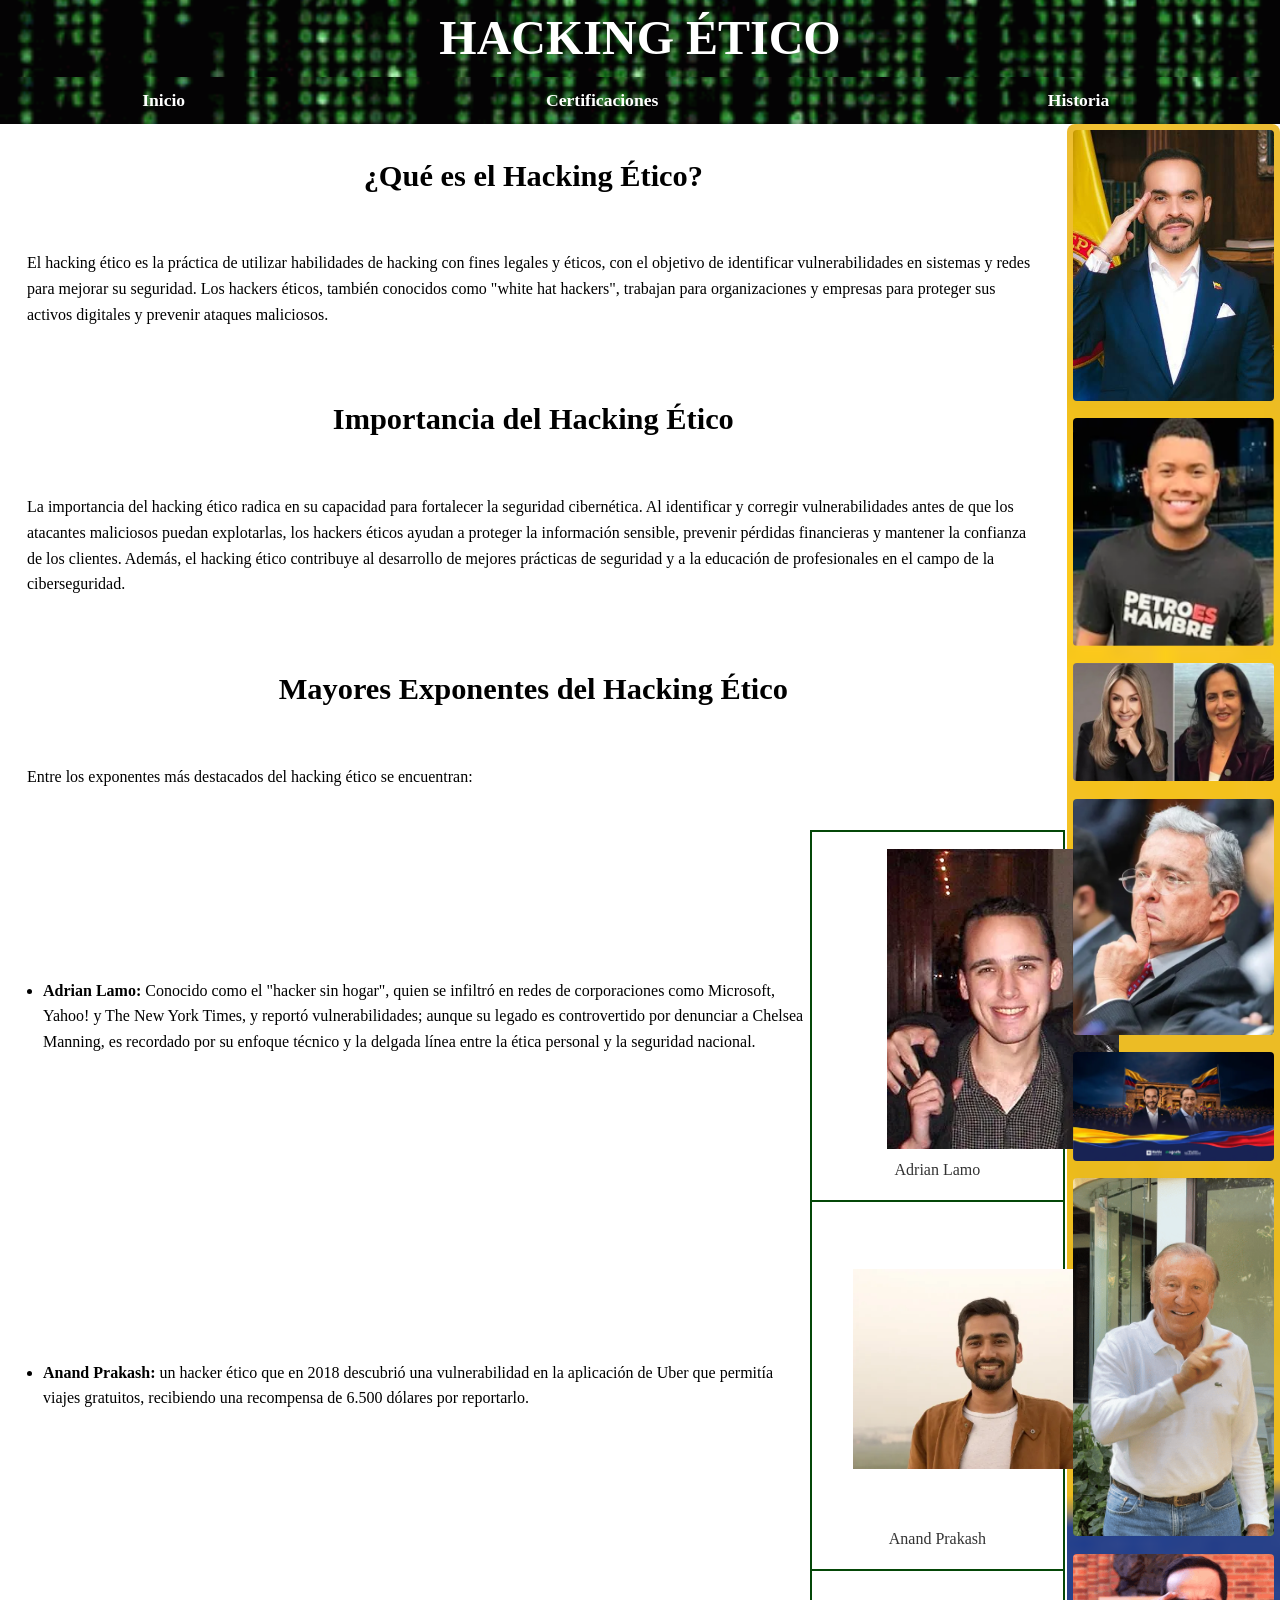
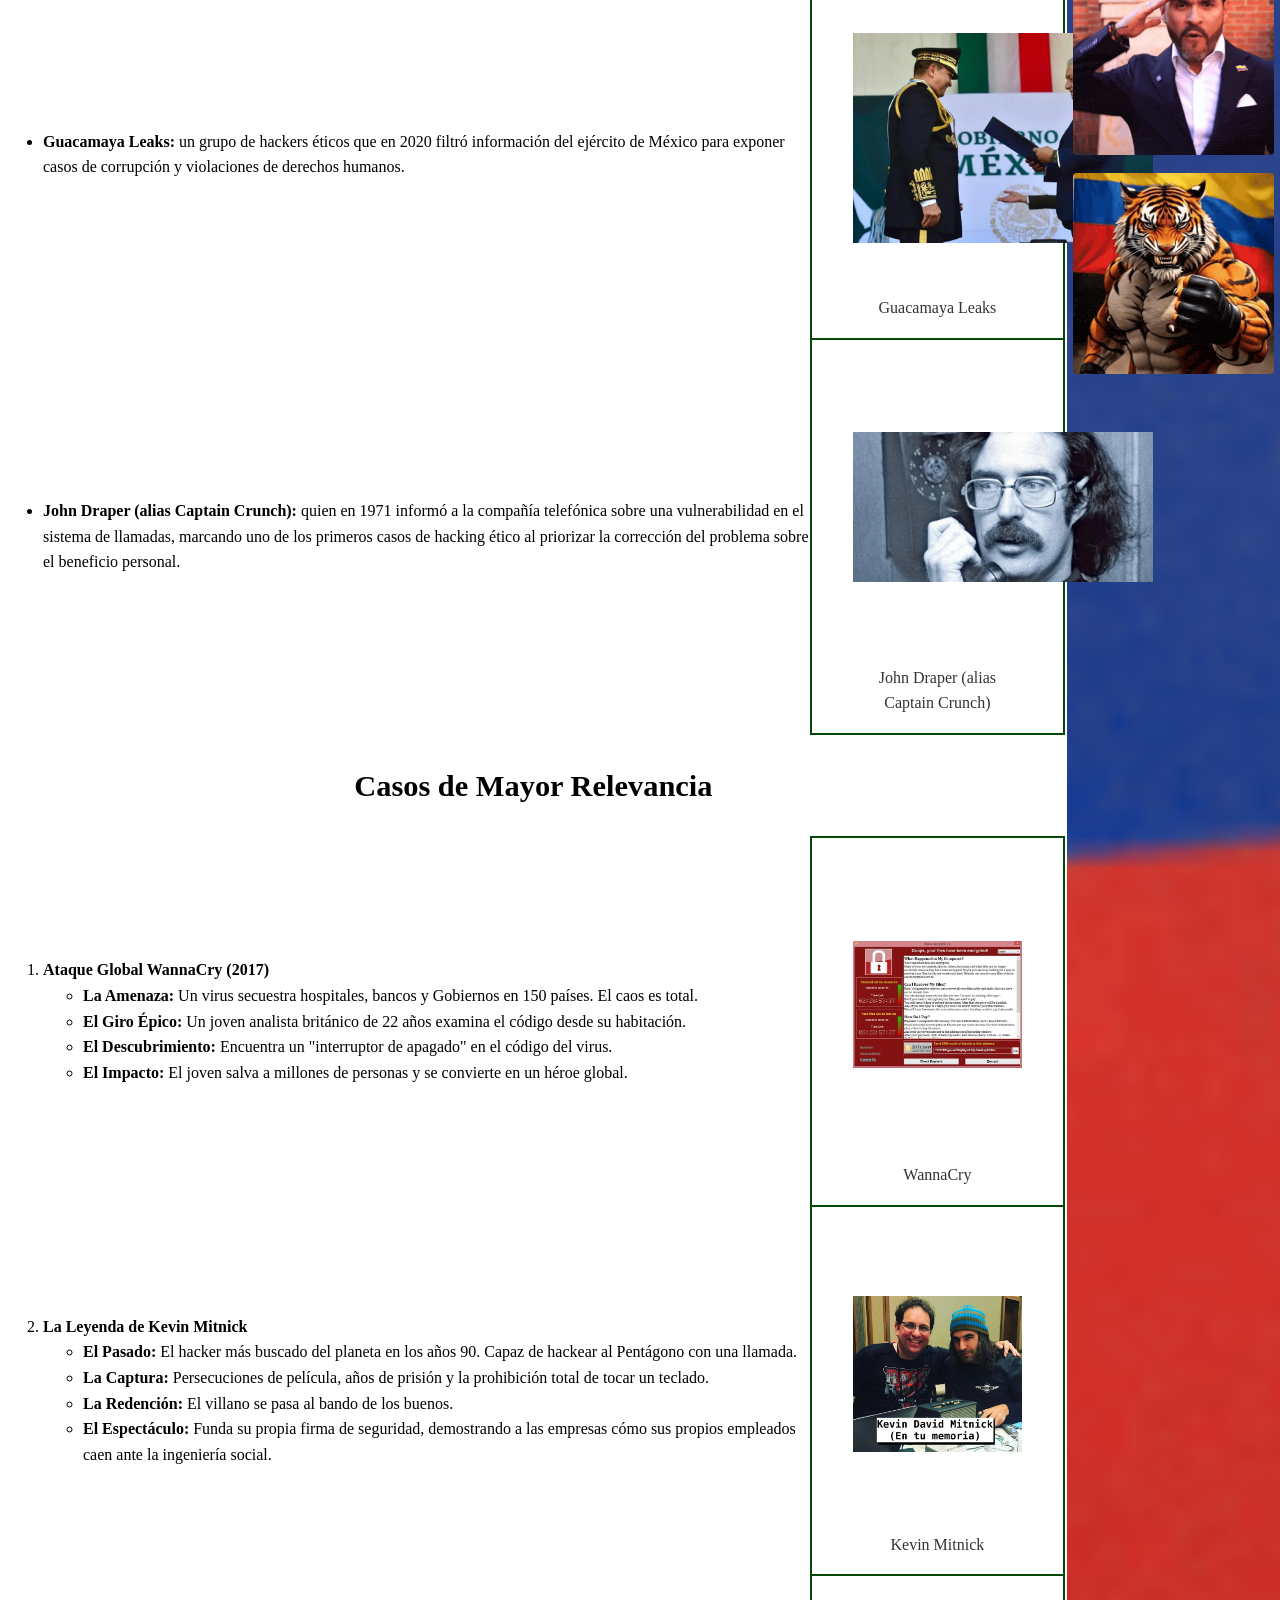
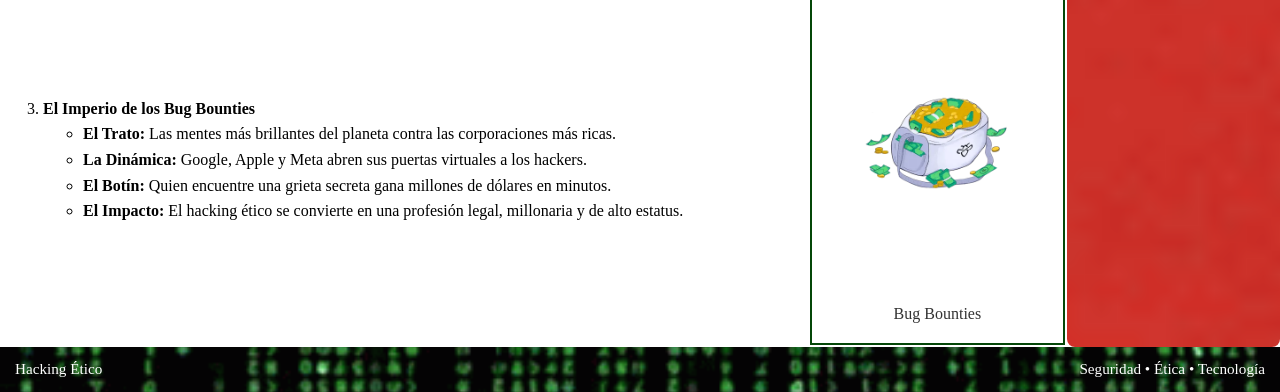
<file: index.html>
<!DOCTYPE html>
<html lang="es">
<head>
    <meta charset="UTF-8">
    <meta name="viewport" content="width=device-width, initial-scale=1.0">
    <link rel="stylesheet" href="css/style.css">
    <title>Hacking ético</title>
</head>



<body>
<table class="pagina">

    <!-- Encabezado -->
    <tr>
        <td>
            <header class="fondo-matrix">
                <h1>HACKING ÉTICO</h1>
            </header>
        </td>
    </tr>

    <!-- navegacion -->
    <tr>
        <td>
            <nav class="fondo-matrix">
                <table class="tabla-navegacion">
                    <tr>
                        <td class="celda-centrada"><a href="index.html">Inicio</a></td>
                        <td class="celda-centrada"><a href="certificaciones.html">Certificaciones</a></td>
                        <td class="celda-centrada"><a href="historia.html">Historia</a></td>
                    </tr>
                </table>
            </nav>
        </td>
    </tr>

    <!-- Contenido principal -->
<tr>
    <td>
      <table class="tabla-completa">
        <tr>
          <!-- Columna izquierda: main -->
          <td class="columna-contenido">
            <main>
              <table class="tabla-completa">

                <tr>
                  <td>
                    <section>
                      <h2>¿Qué es el Hacking Ético?</h2>
                      <p>El hacking ético es la práctica de utilizar habilidades de hacking con fines legales y éticos, 
                        con el objetivo de identificar vulnerabilidades en sistemas y redes para mejorar su seguridad. 
                        Los hackers éticos, también conocidos como "white hat hackers", trabajan para organizaciones y 
                        empresas para proteger sus activos digitales y prevenir ataques maliciosos.</p>
                    </section>
                  </td>
                </tr>

                <tr>
                  <td>
                    <section>
                      <h2>Importancia del Hacking Ético</h2>
                      <p>La importancia del hacking ético radica en su capacidad para fortalecer la seguridad cibernética.
                        Al identificar y corregir vulnerabilidades antes de que los atacantes maliciosos 
                        puedan explotarlas, los hackers éticos ayudan a proteger la información sensible,
                        prevenir pérdidas financieras y mantener la confianza de los clientes. Además, el hacking ético 
                        contribuye al desarrollo de mejores prácticas de seguridad y a la educación de profesionales en 
                        el campo de la ciberseguridad.</p>
                    </section>
                  </td>
                </tr>

                <tr>
                  <td>
                    <section>
                      <h2>Mayores Exponentes del Hacking Ético</h2>
                      <p>Entre los exponentes más destacados del hacking ético se encuentran:</p>
                          <table class="tabla-completa tabla-casos">
                        <tr>
                            <td class="celda-texto">
                                <article>
                                    <ul>
                                        <li><strong>Adrian Lamo:</strong> Conocido como el "hacker sin hogar", quien se infiltró en redes de corporaciones
                                        como Microsoft, Yahoo! y The New York Times, y reportó vulnerabilidades; aunque su legado es
                                        controvertido por denunciar a Chelsea Manning, es recordado por su enfoque técnico y
                                        la delgada línea entre la ética personal y la seguridad nacional.</li>
                                    </ul>
                                </article>
                            </td>
                            <td class="celda-imagen celda-superior-centrada celda-visible">
                              <figure>
                                <img class="imagen-persona" src="imagenes/adrianlamo.jpg" alt="Retrato de Adrian Lamo">
                                <figcaption>Adrian Lamo</figcaption>
                              </figure>
                            </td>
                        </tr>
                        <tr>
                            <td class="celda-texto">
                                <article>
                                    <ul>
                                        <li><strong>Anand Prakash:</strong> un hacker ético que en 2018 descubrió una
                                        vulnerabilidad en la aplicación de Uber que permitía viajes gratuitos, recibiendo una recompensa
                                        de 6.500 dólares por reportarlo.</li>
                                    </ul>
                                </article>
                            </td>
                            <td class="celda-imagen celda-superior-centrada celda-visible">
                              <figure>
                                <img class="imagen-persona" src="imagenes/Anand Prakash.jpg" alt="Retrato de Anand Prakash">
                                <figcaption>Anand Prakash</figcaption>
                              </figure>
                            </td>
                        </tr>
                        <tr>
                            <td class="celda-texto">
                                <article>
                                    <ul>
                                        <li><strong>Guacamaya Leaks:</strong> un grupo de hackers éticos que en 2020 filtró información
                                        del ejército de México para exponer casos de corrupción y violaciones de derechos humanos.</li>
                                    </ul>
                                </article>
                            </td>
                            <td class="celda-imagen celda-superior-centrada celda-visible">
                              <figure>
                                <img class="imagen-persona" src="imagenes/Guacamaya.jpg" alt="Imagen relacionada con Guacamaya Leaks">
                                <figcaption>Guacamaya Leaks</figcaption>
                              </figure>
                            </td>
                        </tr>
                        <tr>
                            <td>
                                <article>
                                    <ul>
                                        <li><strong>John Draper (alias Captain Crunch):</strong> quien en 1971
                                        informó a la compañía telefónica sobre una vulnerabilidad en el sistema de llamadas,
                                        marcando uno de los primeros casos de hacking ético al priorizar la corrección del
                                        problema sobre el beneficio personal.</li>
                                    </ul>
                                </article>
                            </td>
                            <td class="celda-superior-centrada celda-visible">
                              <figure>
                                <img class="imagen-persona" src="imagenes/John Draper.jpg" alt="Retrato de John Draper, conocido como Captain Crunch">
                                <figcaption>John Draper (alias Captain Crunch)</figcaption>
                              </figure>
                            </td>
                        </tr>
                      </table>
                    </section>
                  </td>
                </tr>

                <tr>
                  <td>
                    <section>
                      <h2>Casos de Mayor Relevancia</h2>
                          <table class="tabla-completa tabla-casos">
                        <tr>
                            <td class="celda-texto">
                                <article>
                                  <ol start="1">
                                    <li><strong>Ataque Global WannaCry (2017)</strong>
                                    <ul>
                                        <li><b>La Amenaza:</b> Un virus secuestra hospitales, bancos y Gobiernos en 150 países. El caos es total. </li>
                                        <li><b>El Giro Épico:</b> Un joven analista británico de 22 años examina el código desde su habitación. </li>
                                        <li><b>El Descubrimiento:</b> Encuentra un "interruptor de apagado" en el código del virus. </li>
                                        <li><b>El Impacto:</b> El joven salva a millones de personas y se convierte en un héroe global. </li>
                                    </ul>
                                    </li>
                                  </ol>
                                </article>
                            </td>
                            <td class="celda-superior-centrada celda-visible celda-imagen">
                              <figure>
                                <img class="imagen-caso" src="imagenes/WannaCry.jpg" alt="Imagen representativa del ataque WannaCry">
                                <figcaption>WannaCry</figcaption>
                              </figure>
                            </td>
                        </tr>
                        <tr>
                            <td class="celda-texto">
                                <article>
                                  <ol start="2">
                                    <li><strong>La Leyenda de Kevin Mitnick</strong>
                                    <ul>
                                        <li><b>El Pasado:</b> El hacker más buscado del planeta en los años 90. Capaz de hackear al Pentágono con una llamada. </li>
                                        <li><b>La Captura:</b> Persecuciones de película, años de prisión y la prohibición total de tocar un teclado. </li>
                                        <li><b>La Redención:</b> El villano se pasa al bando de los buenos. </li>
                                        <li><b>El Espectáculo:</b> Funda su propia firma de seguridad, demostrando a las empresas cómo sus propios empleados caen ante la ingeniería social.</li>
                                    </ul>
                                    </li>
                                  </ol>
                                </article>
                            </td>
                            <td class="celda-superior-centrada celda-visible celda-imagen">
                              <figure>
                                <img class="imagen-caso" src="imagenes/Kevin.jpg" alt="Retrato de Kevin Mitnick">
                                <figcaption>Kevin Mitnick</figcaption>
                              </figure>
                            </td>
                        </tr>
                        <tr>
                            <td class="celda-texto">
                                <article>
                                  <ol start="3">
                                    <li><strong>El Imperio de los Bug Bounties</strong>
                                    <ul>
                                        <li><b>El Trato:</b> Las mentes más brillantes del planeta contra las corporaciones más ricas. </li>
                                        <li><b>La Dinámica:</b> Google, Apple y Meta abren sus puertas virtuales a los hackers. </li>
                                        <li><b>El Botín: </b> Quien encuentre una grieta secreta gana millones de dólares en minutos. </li>
                                        <li><b>El Impacto: </b> El hacking ético se convierte en una profesión legal, millonaria y de alto estatus. </li>
                                    </ul>
                                    </li>
                                  </ol>
                                </article>
                            </td>
                            <td class="celda-superior-centrada celda-visible celda-imagen">
                              <figure>
                                <img class="imagen-caso" src="imagenes/BugBounties.jpg" alt="Imagen representativa de los programas Bug Bounty">
                                <figcaption>Bug Bounties</figcaption>
                              </figure>
                            </td>
                        </tr>
                      </table>
                    </section>
                  </td>
                </tr>

              </table>
            </main>
          </td>

          <!-- Columna derecha: aside -->
          <td class="columna-lateral">
            <aside>
              <table class="tabla-anuncios">
                <tr>
                  <td class="anuncio">
                    <a href="https://defensoresdelapatria.com/" target="_blank">
                        <img src="imagenes/presi.jpg" alt="Anuncio político">
                    </a>
                  </td>
                </tr>
                <tr>
                  <td class="anuncio">
                    <a href="https://defensoresdelapatria.com/" target="_blank">
                        <img src="imagenes/poloPolo.jpg" alt="Anuncio político">
                    </a>
                  </td>
                </tr>
                <tr>
                  <td class="anuncio">
                    <a href="https://defensoresdelapatria.com/" target="_blank">
                        <img src="imagenes/vickyYcabal.jpg" alt="Anuncio político">
                    </a>
                  </td>
                </tr>
                <tr>
                  <td class="anuncio">
                    <a href="https://defensoresdelapatria.com/" target="_blank">
                        <img src="imagenes/AlvaroUribeMewing.jpg" alt="Anuncio político">
                    </a>
                  </td>
                </tr>
                <tr>
                  <td class="anuncio">
                    <a href="https://defensoresdelapatria.com/" target="_blank">
                        <img src="imagenes/footer-patria-milagro.jpg" alt="Anuncio político">
                    </a>
                  </td>
                </tr>
                <tr>
                  <td class="anuncio">
                    <a href="https://defensoresdelapatria.com/" target="_blank">
                        <img src="imagenes/Colombia Union GIF by LIGA Rodolfo Hernandez.gif" alt="Animación política de Colombia">
                    </a>
                  </td>
                </tr>
                <tr>
                  <td class="anuncio">
                    <a href="https://defensoresdelapatria.com/" target="_blank">
                        <img src="imagenes/firme-por-la-patria-colombia.gif" alt="Animación política sobre Colombia">
                    </a>
                  </td>
                </tr>
                <tr>
                  <td class="anuncio">
                    <a href="https://defensoresdelapatria.com/" target="_blank">
                        <img src="imagenes/tigre-abelardo-de-la-espriella.gif" alt="Animación política">
                    </a>
                  </td>
                </tr>
              </table>
            </aside>
          </td>
        </tr>
      </table>
    </td>
  </tr>
  
    <!-- Pie de página -->
    <tr>
    <td>
        <footer class="fondo-matrix">
            <table class="tabla-footer">
                <tr>
                  <td class="celda-izquierda">
                      <p>Hacking Ético</p>
                  </td>
                  <td class="celda-derecha">
                      <p>Seguridad • Ética • Tecnología</p>
                  </td>
                </tr>
            </table>
        </footer>
    </td>
    </tr>
</table>
</body>
</html>
</file>
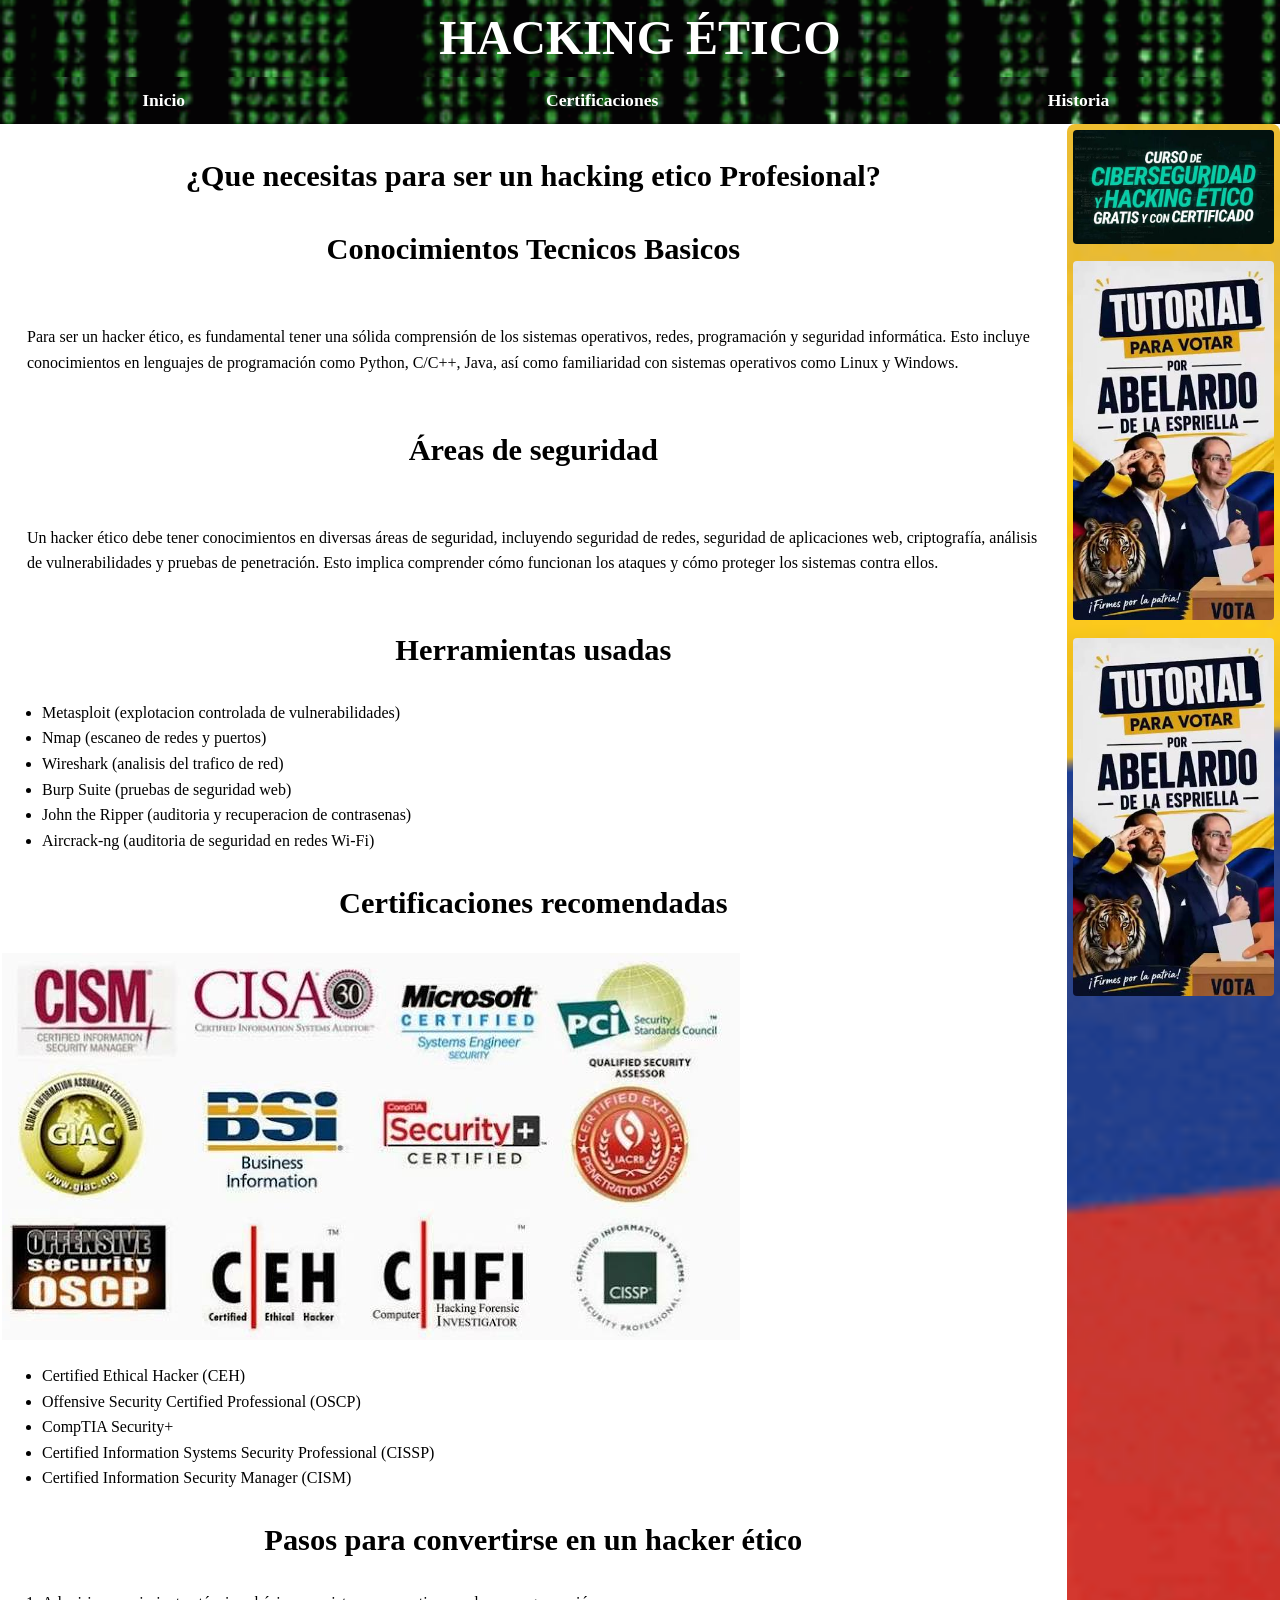
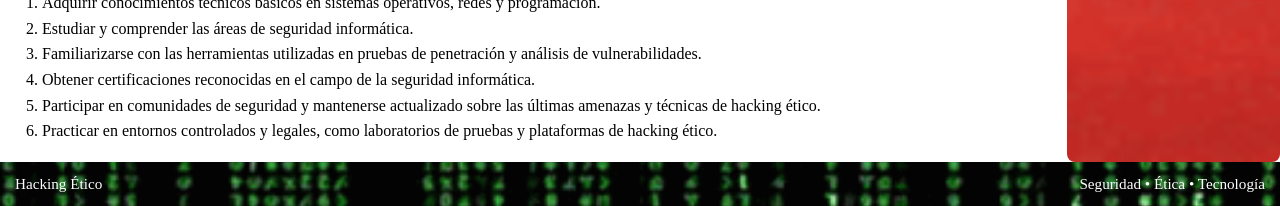
<file: certificaciones.html>
<!DOCTYPE html>
<html lang="es">
<head>
    <meta charset="UTF-8">
    <meta name="viewport" content="width=device-width, initial-scale=1.0">
    <link rel="stylesheet" href="css/style.css">
    <title>Certificaciones</title>
</head>
<body>
<table class="pagina">

    <!-- Encabezado -->
    <tr>
        <td>
            <header class="fondo-matrix">
                <h1>HACKING ÉTICO</h1>
            </header>
        </td>
    </tr>

    <!-- Navegación -->
    <tr>
        <td>
            <nav class="fondo-matrix">
                <table class="tabla-navegacion">
                    <tr>
                        <td class="celda-centrada"><a href="index.html">Inicio</a></td>
                        <td class="celda-centrada"><a href="certificaciones.html">Certificaciones</a></td>
                        <td class="celda-centrada"><a href="historia.html">Historia</a></td>
                    </tr>
                </table>
            </nav>
        </td>
    </tr>
    <!-- Contenido principal -->
    <tr>
        <td>
            <main>
                <table class="tabla-completa">
                    <tr>
                        <td class="columna-contenido">
                            <section>
                                <table class="tabla-completa">
                                    <tr>
                                        <td>
                                            <h2>
                                                <b>
                                                    ¿Que necesitas para ser un hacking etico Profesional?
                                                </b>
                                            </h2>
                                            <h2>
                                                <b>
                                                    Conocimientos Tecnicos Basicos
                                                </b>
                                            </h2>
                                            <p>
                                                Para ser un hacker ético, es fundamental tener una sólida comprensión de los sistemas operativos, redes, programación y seguridad informática. Esto incluye conocimientos en lenguajes de programación como Python, C/C++, Java, así como familiaridad con sistemas operativos como Linux y Windows.
                                            </p>
                                            <h2>
                                                <b>
                                                    Áreas de seguridad
                                                </b>
                                            </h2>
                                            <p>
                                                Un hacker ético debe tener conocimientos en diversas áreas de seguridad, incluyendo seguridad de redes, seguridad de aplicaciones web, criptografía, análisis de vulnerabilidades y pruebas de penetración. Esto implica comprender cómo funcionan los ataques y cómo proteger los sistemas contra ellos.
                                            </p>
                                            <h2>
                                                <b>
                                                    Herramientas usadas
                                                </b>
                                            </h2>
                                            <ul>
                                                <li>Metasploit (explotacion controlada de vulnerabilidades) </li>
                                                <li>Nmap (escaneo de redes y puertos)</li>
                                                <li>Wireshark (analisis del trafico de red)</li>
                                                <li>Burp Suite (pruebas de seguridad web)</li>
                                                <li>John the Ripper (auditoria y recuperacion de contrasenas)</li>
                                                <li>Aircrack-ng (auditoria de seguridad en redes Wi-Fi)</li>
                                            </ul>
                                            <h2>
                                                <b>
                                                    Certificaciones recomendadas
                                                </b>
                                            </h2>
                                            <img class="imagen-certificaciones" src="imagenes/certificaciones.jpg" alt="Imagen relacionada con las certificaciones de ciberseguridad">
                                            <ul>
                                                <li>Certified Ethical Hacker (CEH)</li>
                                                <li>Offensive Security Certified Professional (OSCP)</li>
                                                <li>CompTIA Security+</li>
                                                <li>Certified Information Systems Security Professional (CISSP)</li>
                                                <li>Certified Information Security Manager (CISM)</li>
                                            </ul>
                                            <h2>
                                                <b>
                                                    Pasos para convertirse en un hacker ético
                                                </b>
                                            </h2>
                                            <ol>
                                                <li>Adquirir conocimientos técnicos básicos en sistemas operativos, redes y programación.</li>
                                                <li>Estudiar y comprender las áreas de seguridad informática.</li>
                                                <li>Familiarizarse con las herramientas utilizadas en pruebas de penetración y análisis de vulnerabilidades.</li>
                                                <li>Obtener certificaciones reconocidas en el campo de la seguridad informática.</li>
                                                <li>Participar en comunidades de seguridad y mantenerse actualizado sobre las últimas amenazas y técnicas de hacking ético.</li>
                                                <li>Practicar en entornos controlados y legales, como laboratorios de pruebas y plataformas de hacking ético.</li>
                                            </ol>
                                        </td>
                                    </tr>
                                </table>
                            </section>
                        </td>
                        <!-- Columna derecha: aside -->
                        <td class="columna-lateral">
                            <aside>
                                <table class="tabla-anuncios">
                                    <tr>
                                        <td class="anuncio">
                                            <a href="https://defensoresdelapatria.com/" target="_blank">
                                                <img src="imagenes/publicidad.jpg" alt="Imagen publicitaria relacionada con la seguridad informática">
                                            </a>
                                        </td>
                                    </tr>
                                    <tr>
                                        <td class="anuncio">
                                            <a href="https://defensoresdelapatria.com/" target="_blank">
                                                <img src="imagenes/tigre.jpg" alt="Imagen publicitaria de un tigre">
                                            </a>
                                        </td>
                                    </tr>
                                    <tr>
                                        <td class="anuncio">
                                            <a href="https://defensoresdelapatria.com/" target="_blank">
                                                <img src="imagenes/tigre.jpg" alt="Imagen publicitaria de un tigre">
                                            </a>
                                        </td>
                                    </tr>
                                </table>
                            </aside>
                        </td>
                    </tr>
                </table>
            </main>
        </td>
    </tr>

    <!-- Pie de página -->
    <tr>
    <td>
        <footer class="fondo-matrix">
            <table class="tabla-footer">
                <tr>
                    <td class="celda-izquierda">
                        <p>Hacking Ético</p>
                    </td>
                    <td class="celda-derecha">
                        <p>Seguridad • Ética • Tecnología</p>
                    </td>
                </tr>
            </table>
        </footer>
    </td>
    </tr>
</table>
</body>
</html>
</file>
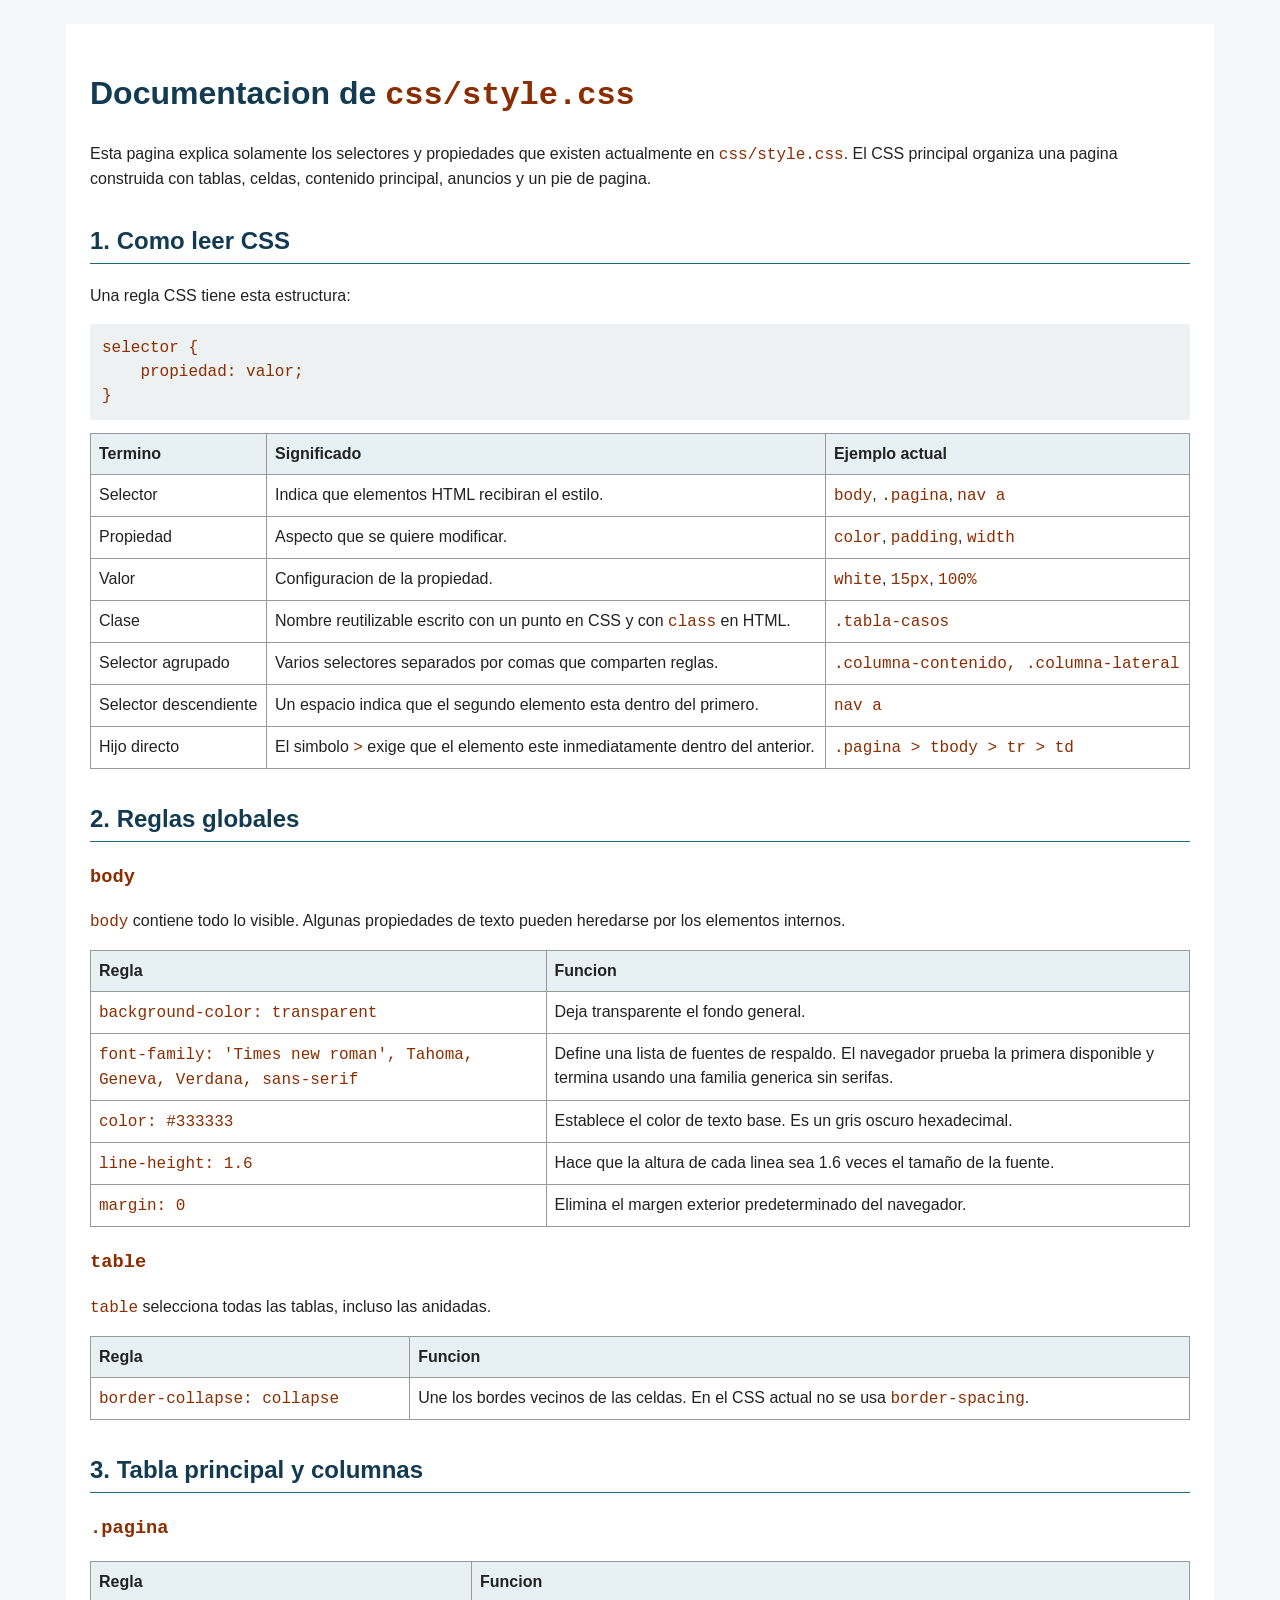
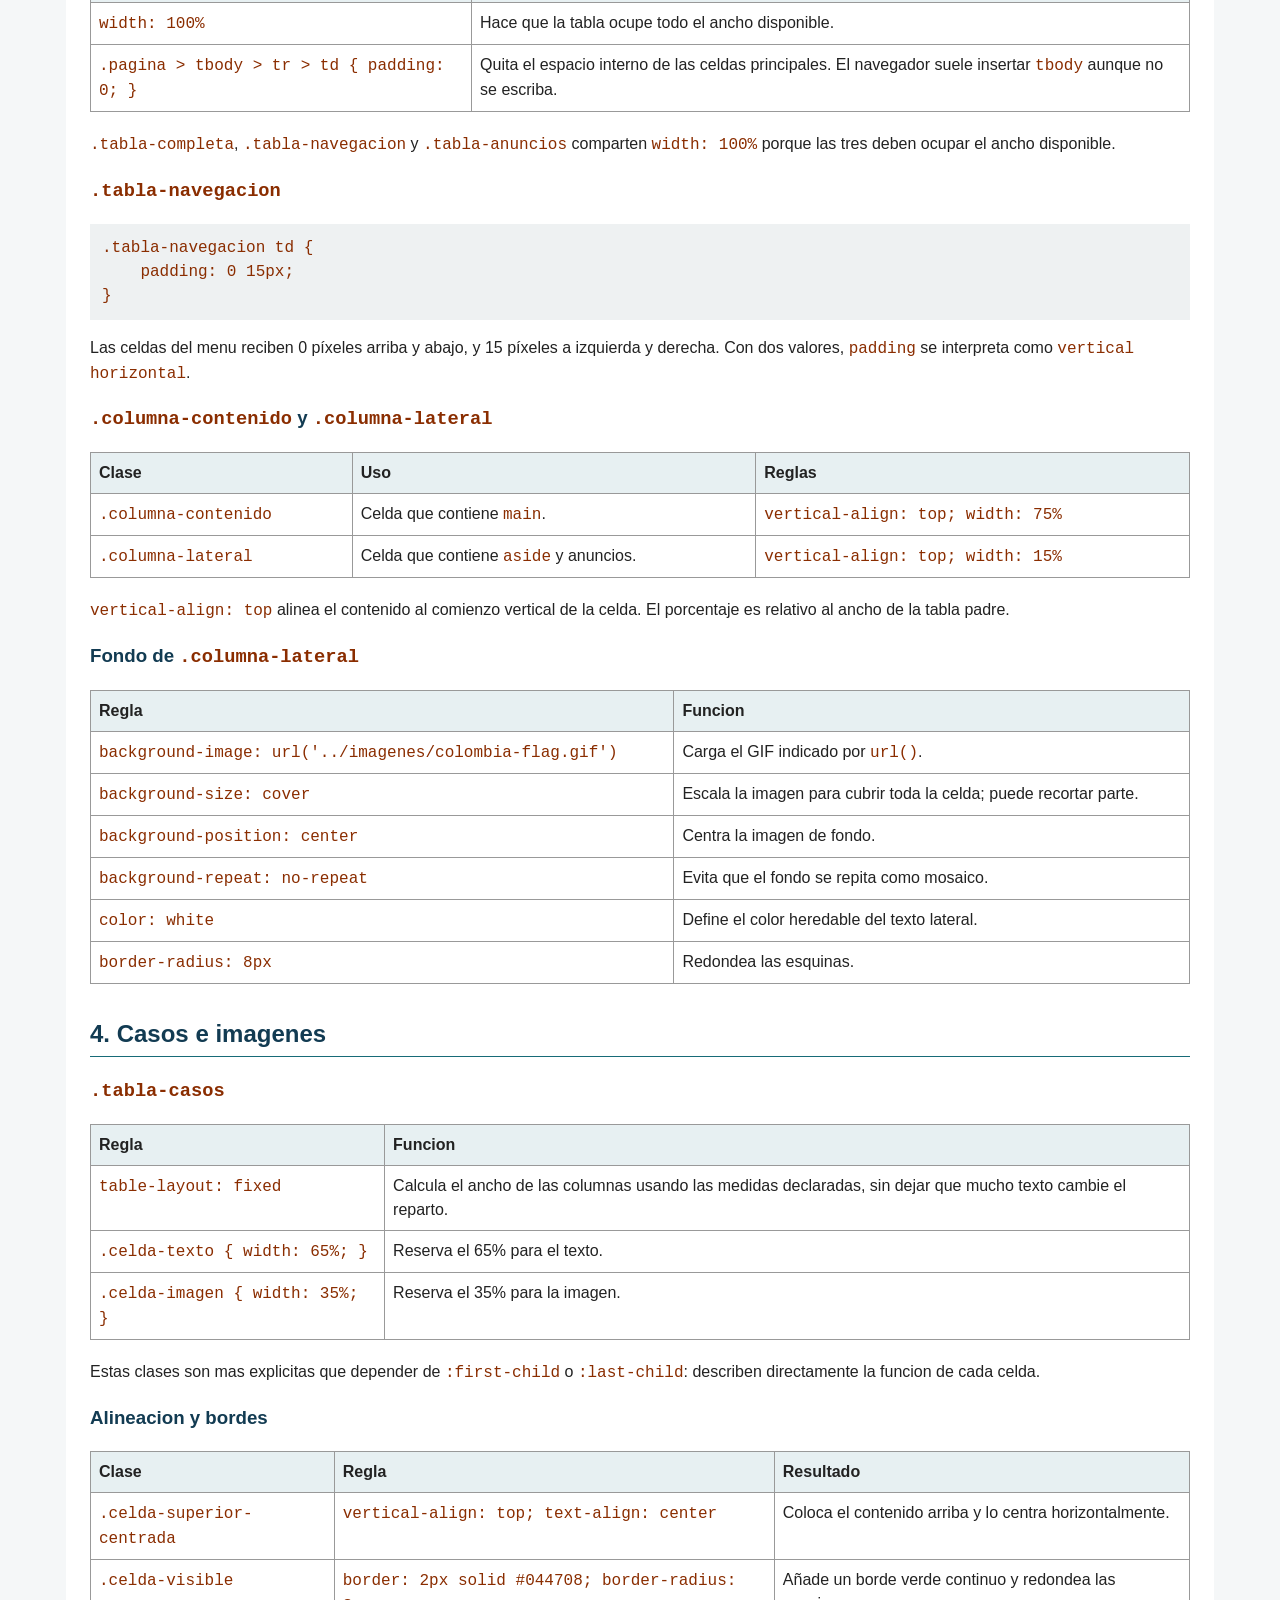
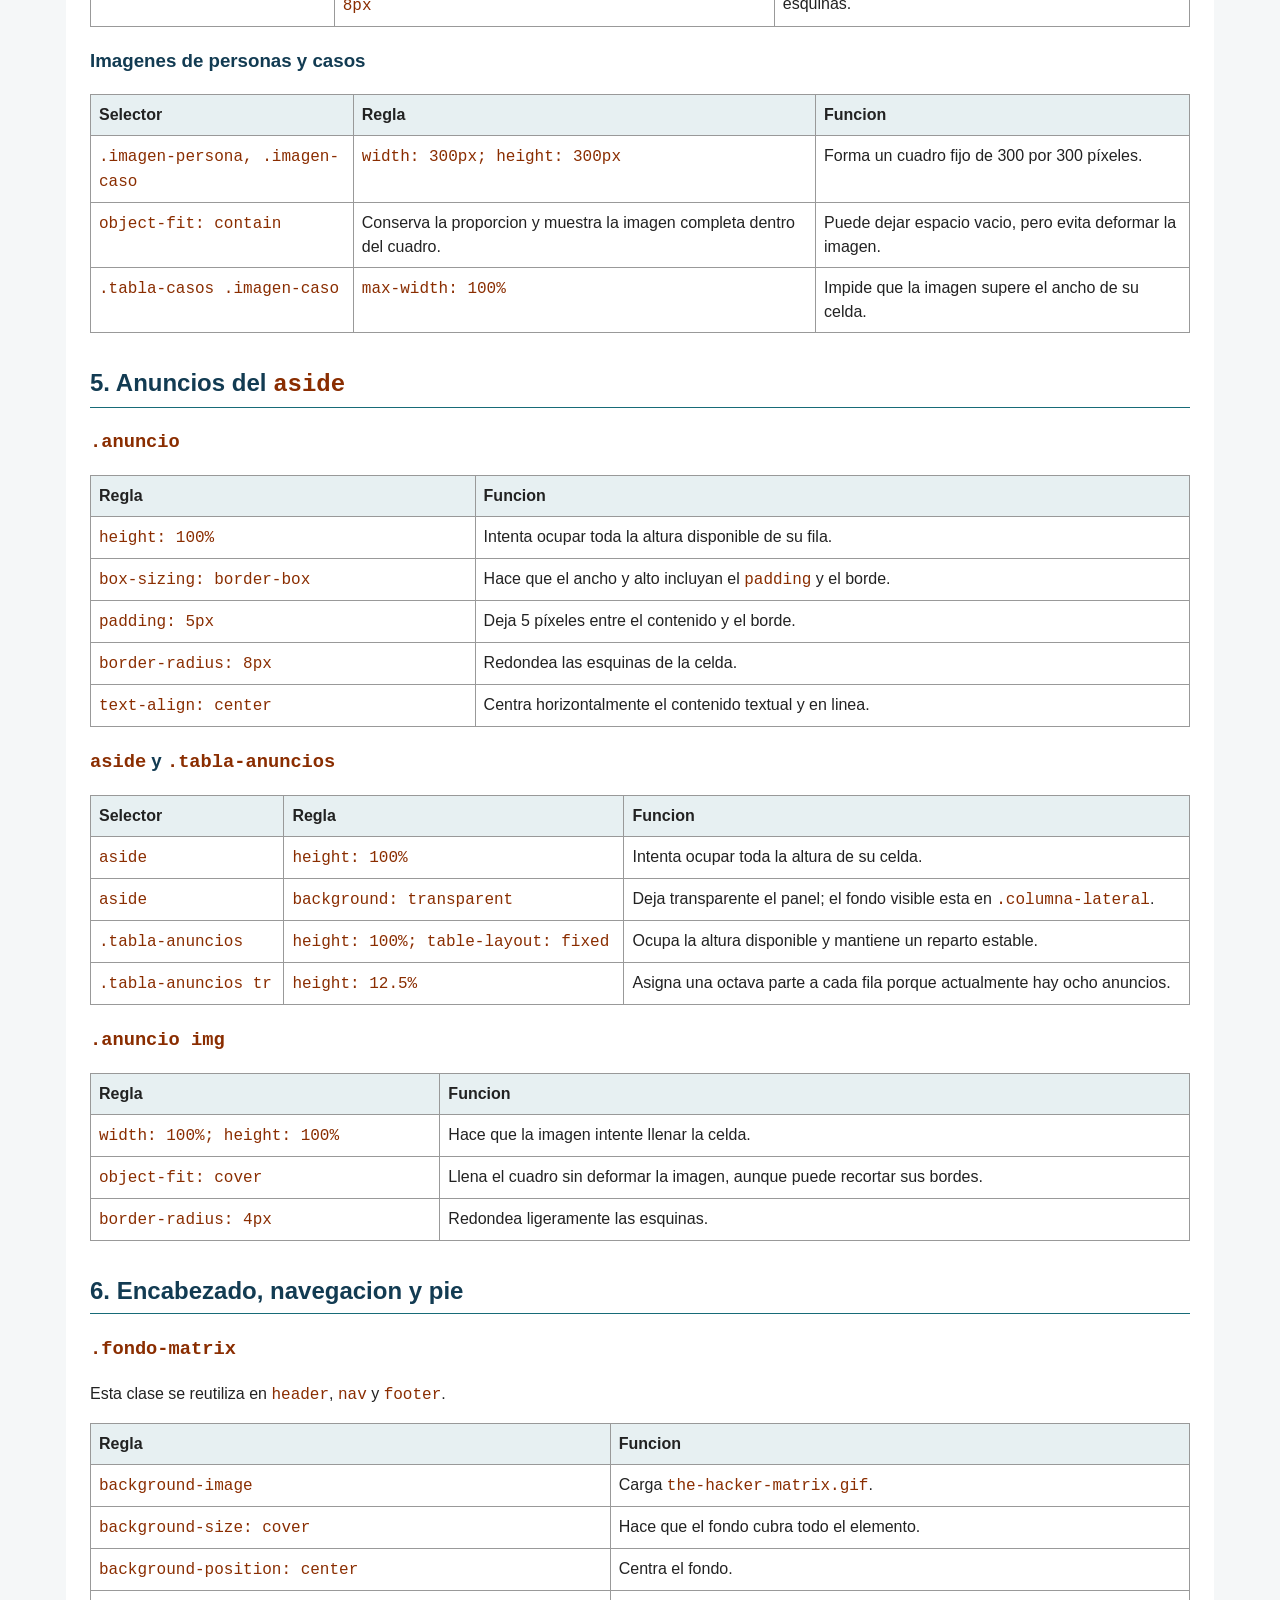
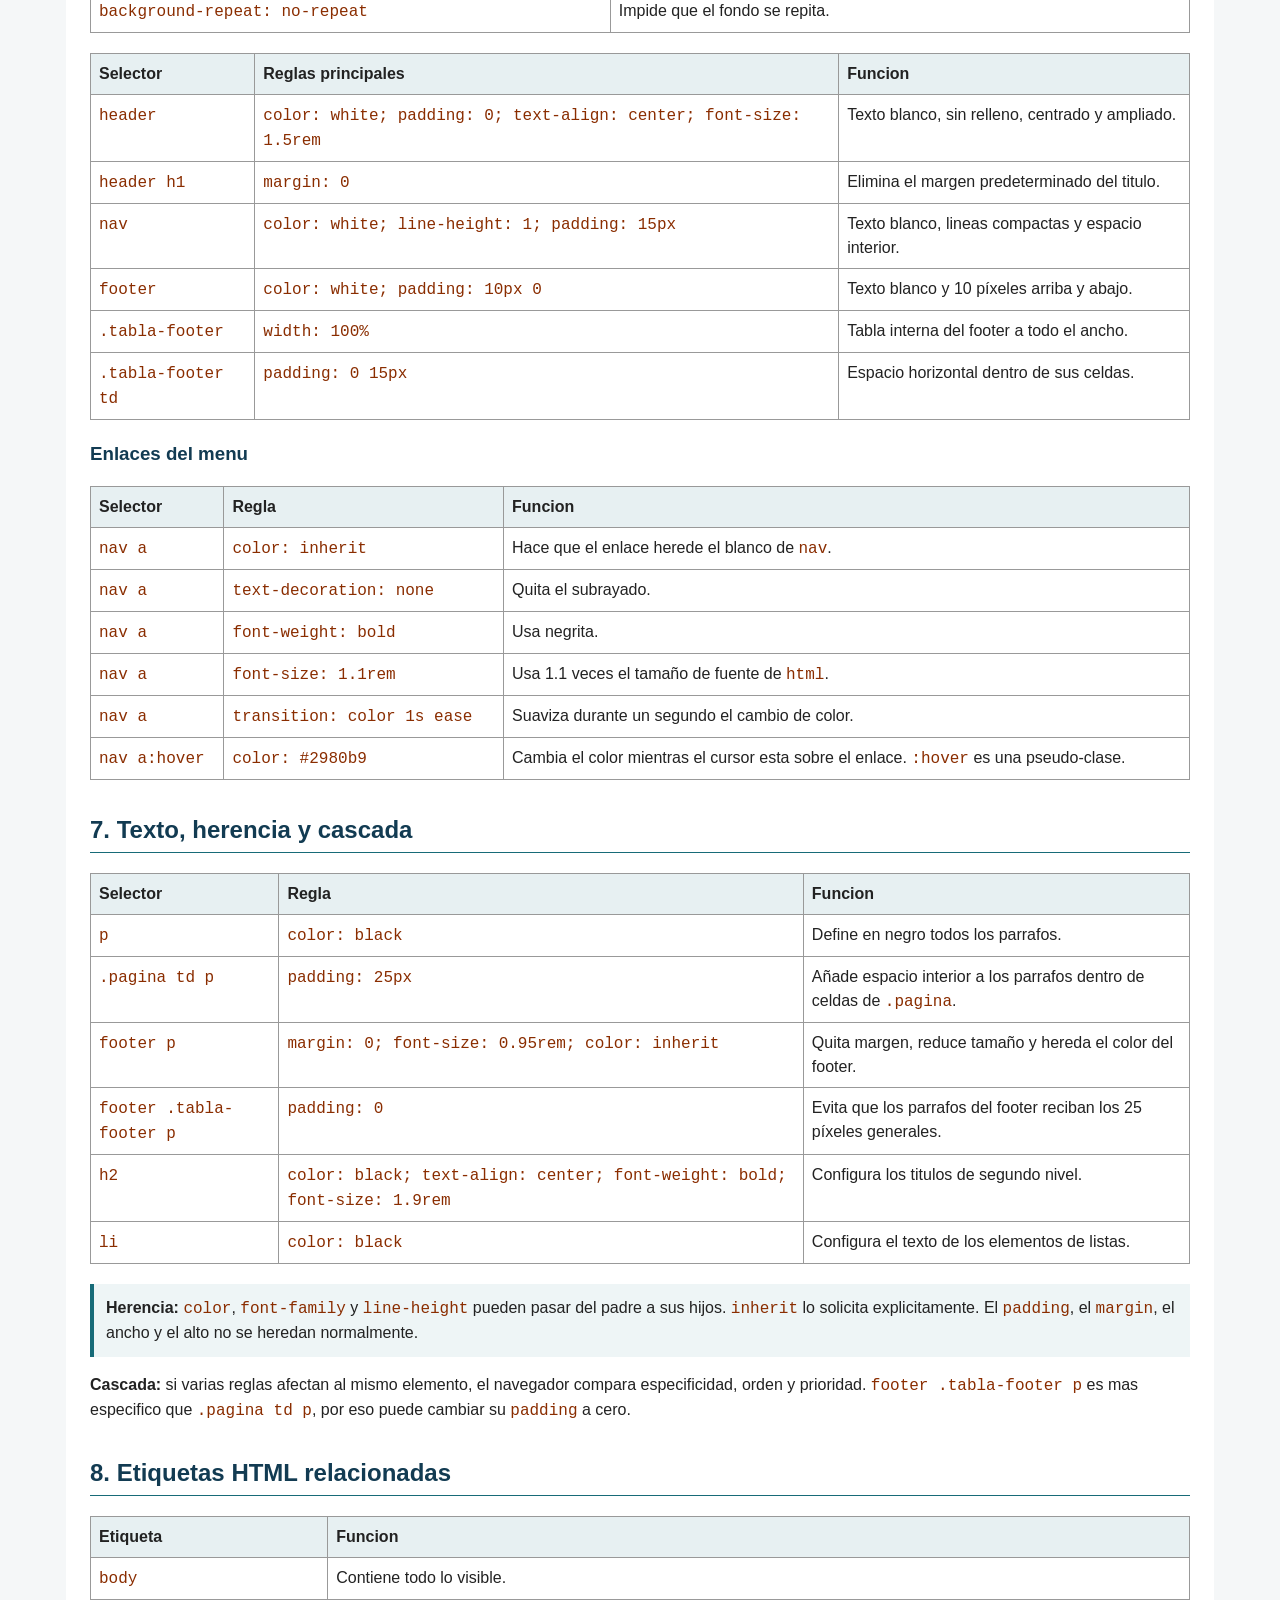
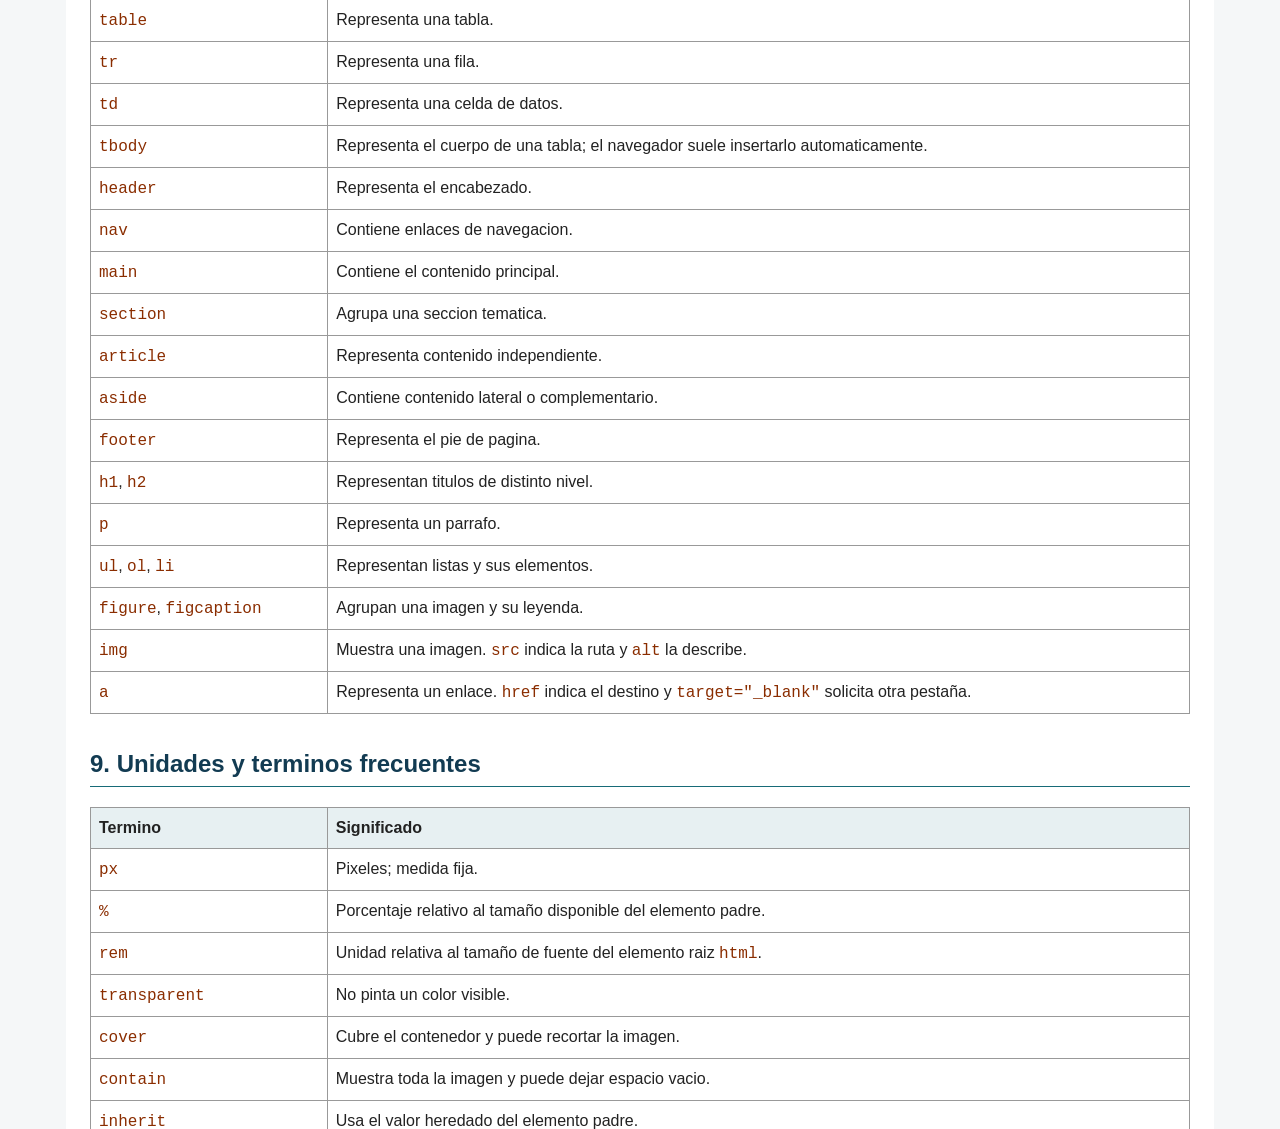
<file: documentacion-style-css.html>
<!DOCTYPE html>
<html lang="es">
<head>
    <meta charset="UTF-8">
    <meta name="viewport" content="width=device-width, initial-scale=1.0">
    <title>Documentacion de style.css</title>
    <style>
        body { font-family: Arial, sans-serif; color: #222; line-height: 1.5; margin: 0; padding: 24px; background: #f5f7f8; }
        main { max-width: 1100px; margin: 0 auto; background: white; padding: 24px; }
        h1, h2, h3 { color: #123b52; }
        h2 { border-bottom: 1px solid #176b78; padding-bottom: 4px; margin-top: 32px; }
        table { width: 100%; border-collapse: collapse; margin: 12px 0 20px; }
        th, td { border: 1px solid #999; padding: 8px; vertical-align: top; }
        th { background: #e7f0f2; text-align: left; }
        code { font-family: Consolas, monospace; color: #8a2d00; }
        pre { background: #eef1f2; padding: 12px; overflow-x: auto; }
        .note { background: #eef5f6; padding: 12px; border-left: 4px solid #176b78; }
    </style>
</head>
<body>
<main>
    <h1>Documentacion de <code>css/style.css</code></h1>
    <p>Esta pagina explica solamente los selectores y propiedades que existen actualmente en <code>css/style.css</code>. El CSS principal organiza una pagina construida con tablas, celdas, contenido principal, anuncios y un pie de pagina.</p>

    <h2>1. Como leer CSS</h2>
    <p>Una regla CSS tiene esta estructura:</p>
    <pre><code>selector {
    propiedad: valor;
}</code></pre>
    <table>
        <tr><th>Termino</th><th>Significado</th><th>Ejemplo actual</th></tr>
        <tr><td>Selector</td><td>Indica que elementos HTML recibiran el estilo.</td><td><code>body</code>, <code>.pagina</code>, <code>nav a</code></td></tr>
        <tr><td>Propiedad</td><td>Aspecto que se quiere modificar.</td><td><code>color</code>, <code>padding</code>, <code>width</code></td></tr>
        <tr><td>Valor</td><td>Configuracion de la propiedad.</td><td><code>white</code>, <code>15px</code>, <code>100%</code></td></tr>
        <tr><td>Clase</td><td>Nombre reutilizable escrito con un punto en CSS y con <code>class</code> en HTML.</td><td><code>.tabla-casos</code></td></tr>
        <tr><td>Selector agrupado</td><td>Varios selectores separados por comas que comparten reglas.</td><td><code>.columna-contenido, .columna-lateral</code></td></tr>
        <tr><td>Selector descendiente</td><td>Un espacio indica que el segundo elemento esta dentro del primero.</td><td><code>nav a</code></td></tr>
        <tr><td>Hijo directo</td><td>El simbolo <code>&gt;</code> exige que el elemento este inmediatamente dentro del anterior.</td><td><code>.pagina &gt; tbody &gt; tr &gt; td</code></td></tr>
    </table>

    <h2>2. Reglas globales</h2>
    <h3><code>body</code></h3>
    <p><code>body</code> contiene todo lo visible. Algunas propiedades de texto pueden heredarse por los elementos internos.</p>
    <table>
        <tr><th>Regla</th><th>Funcion</th></tr>
        <tr><td><code>background-color: transparent</code></td><td>Deja transparente el fondo general.</td></tr>
        <tr><td><code>font-family: 'Times new roman', Tahoma, Geneva, Verdana, sans-serif</code></td><td>Define una lista de fuentes de respaldo. El navegador prueba la primera disponible y termina usando una familia generica sin serifas.</td></tr>
        <tr><td><code>color: #333333</code></td><td>Establece el color de texto base. Es un gris oscuro hexadecimal.</td></tr>
        <tr><td><code>line-height: 1.6</code></td><td>Hace que la altura de cada linea sea 1.6 veces el tamaño de la fuente.</td></tr>
        <tr><td><code>margin: 0</code></td><td>Elimina el margen exterior predeterminado del navegador.</td></tr>
    </table>
    <h3><code>table</code></h3>
    <p><code>table</code> selecciona todas las tablas, incluso las anidadas.</p>
    <table>
        <tr><th>Regla</th><th>Funcion</th></tr>
        <tr><td><code>border-collapse: collapse</code></td><td>Une los bordes vecinos de las celdas. En el CSS actual no se usa <code>border-spacing</code>.</td></tr>
    </table>

    <h2>3. Tabla principal y columnas</h2>
    <h3><code>.pagina</code></h3>
    <table>
        <tr><th>Regla</th><th>Funcion</th></tr>
        <tr><td><code>width: 100%</code></td><td>Hace que la tabla ocupe todo el ancho disponible.</td></tr>
        <tr><td><code>.pagina &gt; tbody &gt; tr &gt; td { padding: 0; }</code></td><td>Quita el espacio interno de las celdas principales. El navegador suele insertar <code>tbody</code> aunque no se escriba.</td></tr>
    </table>
    <p><code>.tabla-completa</code>, <code>.tabla-navegacion</code> y <code>.tabla-anuncios</code> comparten <code>width: 100%</code> porque las tres deben ocupar el ancho disponible.</p>

    <h3><code>.tabla-navegacion</code></h3>
    <pre><code>.tabla-navegacion td {
    padding: 0 15px;
}</code></pre>
    <p>Las celdas del menu reciben 0 píxeles arriba y abajo, y 15 píxeles a izquierda y derecha. Con dos valores, <code>padding</code> se interpreta como <code>vertical horizontal</code>.</p>

    <h3><code>.columna-contenido</code> y <code>.columna-lateral</code></h3>
    <table>
        <tr><th>Clase</th><th>Uso</th><th>Reglas</th></tr>
        <tr><td><code>.columna-contenido</code></td><td>Celda que contiene <code>main</code>.</td><td><code>vertical-align: top; width: 75%</code></td></tr>
        <tr><td><code>.columna-lateral</code></td><td>Celda que contiene <code>aside</code> y anuncios.</td><td><code>vertical-align: top; width: 15%</code></td></tr>
    </table>
    <p><code>vertical-align: top</code> alinea el contenido al comienzo vertical de la celda. El porcentaje es relativo al ancho de la tabla padre.</p>

    <h3>Fondo de <code>.columna-lateral</code></h3>
    <table>
        <tr><th>Regla</th><th>Funcion</th></tr>
        <tr><td><code>background-image: url('../imagenes/colombia-flag.gif')</code></td><td>Carga el GIF indicado por <code>url()</code>.</td></tr>
        <tr><td><code>background-size: cover</code></td><td>Escala la imagen para cubrir toda la celda; puede recortar parte.</td></tr>
        <tr><td><code>background-position: center</code></td><td>Centra la imagen de fondo.</td></tr>
        <tr><td><code>background-repeat: no-repeat</code></td><td>Evita que el fondo se repita como mosaico.</td></tr>
        <tr><td><code>color: white</code></td><td>Define el color heredable del texto lateral.</td></tr>
        <tr><td><code>border-radius: 8px</code></td><td>Redondea las esquinas.</td></tr>
    </table>

    <h2>4. Casos e imagenes</h2>
    <h3><code>.tabla-casos</code></h3>
    <table>
        <tr><th>Regla</th><th>Funcion</th></tr>
        <tr><td><code>table-layout: fixed</code></td><td>Calcula el ancho de las columnas usando las medidas declaradas, sin dejar que mucho texto cambie el reparto.</td></tr>
        <tr><td><code>.celda-texto { width: 65%; }</code></td><td>Reserva el 65% para el texto.</td></tr>
        <tr><td><code>.celda-imagen { width: 35%; }</code></td><td>Reserva el 35% para la imagen.</td></tr>
    </table>
    <p>Estas clases son mas explicitas que depender de <code>:first-child</code> o <code>:last-child</code>: describen directamente la funcion de cada celda.</p>

    <h3>Alineacion y bordes</h3>
    <table>
        <tr><th>Clase</th><th>Regla</th><th>Resultado</th></tr>
        <tr><td><code>.celda-superior-centrada</code></td><td><code>vertical-align: top; text-align: center</code></td><td>Coloca el contenido arriba y lo centra horizontalmente.</td></tr>
        <tr><td><code>.celda-visible</code></td><td><code>border: 2px solid #044708; border-radius: 8px</code></td><td>Añade un borde verde continuo y redondea las esquinas.</td></tr>
    </table>

    <h3>Imagenes de personas y casos</h3>
    <table>
        <tr><th>Selector</th><th>Regla</th><th>Funcion</th></tr>
        <tr><td><code>.imagen-persona, .imagen-caso</code></td><td><code>width: 300px; height: 300px</code></td><td>Forma un cuadro fijo de 300 por 300 píxeles.</td></tr>
        <tr><td><code>object-fit: contain</code></td><td>Conserva la proporcion y muestra la imagen completa dentro del cuadro.</td><td>Puede dejar espacio vacio, pero evita deformar la imagen.</td></tr>
        <tr><td><code>.tabla-casos .imagen-caso</code></td><td><code>max-width: 100%</code></td><td>Impide que la imagen supere el ancho de su celda.</td></tr>
    </table>

    <h2>5. Anuncios del <code>aside</code></h2>
    <h3><code>.anuncio</code></h3>
    <table>
        <tr><th>Regla</th><th>Funcion</th></tr>
        <tr><td><code>height: 100%</code></td><td>Intenta ocupar toda la altura disponible de su fila.</td></tr>
        <tr><td><code>box-sizing: border-box</code></td><td>Hace que el ancho y alto incluyan el <code>padding</code> y el borde.</td></tr>
        <tr><td><code>padding: 5px</code></td><td>Deja 5 píxeles entre el contenido y el borde.</td></tr>
        <tr><td><code>border-radius: 8px</code></td><td>Redondea las esquinas de la celda.</td></tr>
        <tr><td><code>text-align: center</code></td><td>Centra horizontalmente el contenido textual y en linea.</td></tr>
    </table>

    <h3><code>aside</code> y <code>.tabla-anuncios</code></h3>
    <table>
        <tr><th>Selector</th><th>Regla</th><th>Funcion</th></tr>
        <tr><td><code>aside</code></td><td><code>height: 100%</code></td><td>Intenta ocupar toda la altura de su celda.</td></tr>
        <tr><td><code>aside</code></td><td><code>background: transparent</code></td><td>Deja transparente el panel; el fondo visible esta en <code>.columna-lateral</code>.</td></tr>
        <tr><td><code>.tabla-anuncios</code></td><td><code>height: 100%; table-layout: fixed</code></td><td>Ocupa la altura disponible y mantiene un reparto estable.</td></tr>
        <tr><td><code>.tabla-anuncios tr</code></td><td><code>height: 12.5%</code></td><td>Asigna una octava parte a cada fila porque actualmente hay ocho anuncios.</td></tr>
    </table>

    <h3><code>.anuncio img</code></h3>
    <table>
        <tr><th>Regla</th><th>Funcion</th></tr>
        <tr><td><code>width: 100%; height: 100%</code></td><td>Hace que la imagen intente llenar la celda.</td></tr>
        <tr><td><code>object-fit: cover</code></td><td>Llena el cuadro sin deformar la imagen, aunque puede recortar sus bordes.</td></tr>
        <tr><td><code>border-radius: 4px</code></td><td>Redondea ligeramente las esquinas.</td></tr>
    </table>

    <h2>6. Encabezado, navegacion y pie</h2>
    <h3><code>.fondo-matrix</code></h3>
    <p>Esta clase se reutiliza en <code>header</code>, <code>nav</code> y <code>footer</code>.</p>
    <table>
        <tr><th>Regla</th><th>Funcion</th></tr>
        <tr><td><code>background-image</code></td><td>Carga <code>the-hacker-matrix.gif</code>.</td></tr>
        <tr><td><code>background-size: cover</code></td><td>Hace que el fondo cubra todo el elemento.</td></tr>
        <tr><td><code>background-position: center</code></td><td>Centra el fondo.</td></tr>
        <tr><td><code>background-repeat: no-repeat</code></td><td>Impide que el fondo se repita.</td></tr>
    </table>
    <table>
        <tr><th>Selector</th><th>Reglas principales</th><th>Funcion</th></tr>
        <tr><td><code>header</code></td><td><code>color: white; padding: 0; text-align: center; font-size: 1.5rem</code></td><td>Texto blanco, sin relleno, centrado y ampliado.</td></tr>
        <tr><td><code>header h1</code></td><td><code>margin: 0</code></td><td>Elimina el margen predeterminado del titulo.</td></tr>
        <tr><td><code>nav</code></td><td><code>color: white; line-height: 1; padding: 15px</code></td><td>Texto blanco, lineas compactas y espacio interior.</td></tr>
        <tr><td><code>footer</code></td><td><code>color: white; padding: 10px 0</code></td><td>Texto blanco y 10 píxeles arriba y abajo.</td></tr>
        <tr><td><code>.tabla-footer</code></td><td><code>width: 100%</code></td><td>Tabla interna del footer a todo el ancho.</td></tr>
        <tr><td><code>.tabla-footer td</code></td><td><code>padding: 0 15px</code></td><td>Espacio horizontal dentro de sus celdas.</td></tr>
    </table>

    <h3>Enlaces del menu</h3>
    <table>
        <tr><th>Selector</th><th>Regla</th><th>Funcion</th></tr>
        <tr><td><code>nav a</code></td><td><code>color: inherit</code></td><td>Hace que el enlace herede el blanco de <code>nav</code>.</td></tr>
        <tr><td><code>nav a</code></td><td><code>text-decoration: none</code></td><td>Quita el subrayado.</td></tr>
        <tr><td><code>nav a</code></td><td><code>font-weight: bold</code></td><td>Usa negrita.</td></tr>
        <tr><td><code>nav a</code></td><td><code>font-size: 1.1rem</code></td><td>Usa 1.1 veces el tamaño de fuente de <code>html</code>.</td></tr>
        <tr><td><code>nav a</code></td><td><code>transition: color 1s ease</code></td><td>Suaviza durante un segundo el cambio de color.</td></tr>
        <tr><td><code>nav a:hover</code></td><td><code>color: #2980b9</code></td><td>Cambia el color mientras el cursor esta sobre el enlace. <code>:hover</code> es una pseudo-clase.</td></tr>
    </table>

    <h2>7. Texto, herencia y cascada</h2>
    <table>
        <tr><th>Selector</th><th>Regla</th><th>Funcion</th></tr>
        <tr><td><code>p</code></td><td><code>color: black</code></td><td>Define en negro todos los parrafos.</td></tr>
        <tr><td><code>.pagina td p</code></td><td><code>padding: 25px</code></td><td>Añade espacio interior a los parrafos dentro de celdas de <code>.pagina</code>.</td></tr>
        <tr><td><code>footer p</code></td><td><code>margin: 0; font-size: 0.95rem; color: inherit</code></td><td>Quita margen, reduce tamaño y hereda el color del footer.</td></tr>
        <tr><td><code>footer .tabla-footer p</code></td><td><code>padding: 0</code></td><td>Evita que los parrafos del footer reciban los 25 píxeles generales.</td></tr>
        <tr><td><code>h2</code></td><td><code>color: black; text-align: center; font-weight: bold; font-size: 1.9rem</code></td><td>Configura los titulos de segundo nivel.</td></tr>
        <tr><td><code>li</code></td><td><code>color: black</code></td><td>Configura el texto de los elementos de listas.</td></tr>
    </table>
    <div class="note"><strong>Herencia:</strong> <code>color</code>, <code>font-family</code> y <code>line-height</code> pueden pasar del padre a sus hijos. <code>inherit</code> lo solicita explicitamente. El <code>padding</code>, el <code>margin</code>, el ancho y el alto no se heredan normalmente.</div>
    <p><strong>Cascada:</strong> si varias reglas afectan al mismo elemento, el navegador compara especificidad, orden y prioridad. <code>footer .tabla-footer p</code> es mas especifico que <code>.pagina td p</code>, por eso puede cambiar su <code>padding</code> a cero.</p>

    <h2>8. Etiquetas HTML relacionadas</h2>
    <table>
        <tr><th>Etiqueta</th><th>Funcion</th></tr>
        <tr><td><code>body</code></td><td>Contiene todo lo visible.</td></tr>
        <tr><td><code>table</code></td><td>Representa una tabla.</td></tr>
        <tr><td><code>tr</code></td><td>Representa una fila.</td></tr>
        <tr><td><code>td</code></td><td>Representa una celda de datos.</td></tr>
        <tr><td><code>tbody</code></td><td>Representa el cuerpo de una tabla; el navegador suele insertarlo automaticamente.</td></tr>
        <tr><td><code>header</code></td><td>Representa el encabezado.</td></tr>
        <tr><td><code>nav</code></td><td>Contiene enlaces de navegacion.</td></tr>
        <tr><td><code>main</code></td><td>Contiene el contenido principal.</td></tr>
        <tr><td><code>section</code></td><td>Agrupa una seccion tematica.</td></tr>
        <tr><td><code>article</code></td><td>Representa contenido independiente.</td></tr>
        <tr><td><code>aside</code></td><td>Contiene contenido lateral o complementario.</td></tr>
        <tr><td><code>footer</code></td><td>Representa el pie de pagina.</td></tr>
        <tr><td><code>h1</code>, <code>h2</code></td><td>Representan titulos de distinto nivel.</td></tr>
        <tr><td><code>p</code></td><td>Representa un parrafo.</td></tr>
        <tr><td><code>ul</code>, <code>ol</code>, <code>li</code></td><td>Representan listas y sus elementos.</td></tr>
        <tr><td><code>figure</code>, <code>figcaption</code></td><td>Agrupan una imagen y su leyenda.</td></tr>
        <tr><td><code>img</code></td><td>Muestra una imagen. <code>src</code> indica la ruta y <code>alt</code> la describe.</td></tr>
        <tr><td><code>a</code></td><td>Representa un enlace. <code>href</code> indica el destino y <code>target="_blank"</code> solicita otra pestaña.</td></tr>
    </table>

    <h2>9. Unidades y terminos frecuentes</h2>
    <table>
        <tr><th>Termino</th><th>Significado</th></tr>
        <tr><td><code>px</code></td><td>Pixeles; medida fija.</td></tr>
        <tr><td><code>%</code></td><td>Porcentaje relativo al tamaño disponible del elemento padre.</td></tr>
        <tr><td><code>rem</code></td><td>Unidad relativa al tamaño de fuente del elemento raiz <code>html</code>.</td></tr>
        <tr><td><code>transparent</code></td><td>No pinta un color visible.</td></tr>
        <tr><td><code>cover</code></td><td>Cubre el contenedor y puede recortar la imagen.</td></tr>
        <tr><td><code>contain</code></td><td>Muestra toda la imagen y puede dejar espacio vacio.</td></tr>
        <tr><td><code>inherit</code></td><td>Usa el valor heredado del elemento padre.</td></tr>
        <tr><td><code>solid</code></td><td>Tipo de borde continuo.</td></tr>
    </table>
</main>
</body>
</html>
</file>
<file: css/style.css>
body {
    background-color: transparent;
    font-family: 'Times new roman', Tahoma, Geneva, Verdana, sans-serif;
    color: #333333;
    line-height: 1.6;
    margin: 0;
}

table {
    border-collapse: collapse;
}



.pagina {
    width: 100%;
}

.pagina > tbody > tr > td {
    padding: 0;
}

.tabla-completa,
.tabla-navegacion,
.tabla-anuncios {
    width: 100%;
}

.tabla-navegacion td {
    padding: 0 15px;
}

.tabla-casos {
    table-layout: fixed;
}

.tabla-casos .celda-texto {
    width: 65%;
}

.tabla-casos .celda-imagen {
    width: 20%;
}

.columna-contenido,
.columna-lateral {
    vertical-align: top;
}

.columna-contenido {
    width: 75%;
}

.columna-lateral {
    width: 15%;
    background-image: url('../imagenes/colombia-flag.gif');
    background-size: cover;
    background-position: center;
    background-repeat: no-repeat;
    color: white;
    border-radius: 8px;
}

.celda-centrada {
    text-align: center;
}

.celda-superior-centrada {
    vertical-align: top;
    text-align: center;
}

.celda-izquierda {
    text-align: left;
}

.celda-derecha {
    text-align: right;
}

.tabla-footer {
    width: 100%;
}

.fondo-matrix {
    background-image: url('../imagenes/the-hacker-matrix.gif');
    background-size: cover;
    background-position: center;
    background-repeat: no-repeat;
}

header {
    color: white;
    padding: 0;
    text-align: center;
    font-size: 1.5rem;
}

header h1 {
    margin: 0;
}

nav {
    color: white;
    line-height: 1;
    padding: 15px;
}

nav a {
    color: inherit;
    text-decoration: none;
    font-weight: bold;
    font-size: 1.1rem;
    transition: color 1s ease;
}

nav a:hover{
    color: #2980b9;
}

footer {
    color: white;
    padding: 10px 0;
}

.tabla-footer td {
    padding: 0 15px;
}



footer p {
    margin: 0;
    font-size: 0.95rem;
    color: inherit;
}

p{
    color: black;
}

.pagina td p {
    padding: 25px;
}

footer .tabla-footer p {
    padding: 0;
}

h2 {
    color: black;
    text-align: center;
    font-weight: bold;
    font-size: 1.9rem;
}


li {
    color: black;
}

.anuncio {
    height: 100%;
    box-sizing: border-box;
    padding: 5px;
    border-radius: 8px;
    text-align: center;
}

aside {
    height: 100%;
}

.tabla-anuncios {
    height: 100%;
    table-layout: fixed;
}

.tabla-anuncios tr {
    height: 12.5%;
}

.anuncio img {
    width: 100%;
    height: 100%;
    object-fit: cover;
    border-radius: 4px;
}

.imagen-certificaciones {
    max-width: 100%;
    height: auto;
}

.imagen-persona,
.imagen-caso {
    width: 300px;
    height: 300px;
    object-fit: contain;
}

.tabla-casos .imagen-caso {
    max-width: 100%;
}

aside {
    background: transparent;
}

.celda-visible {
  border: 2px solid #044708;
  border-radius: 8px;                 
}
</file>
